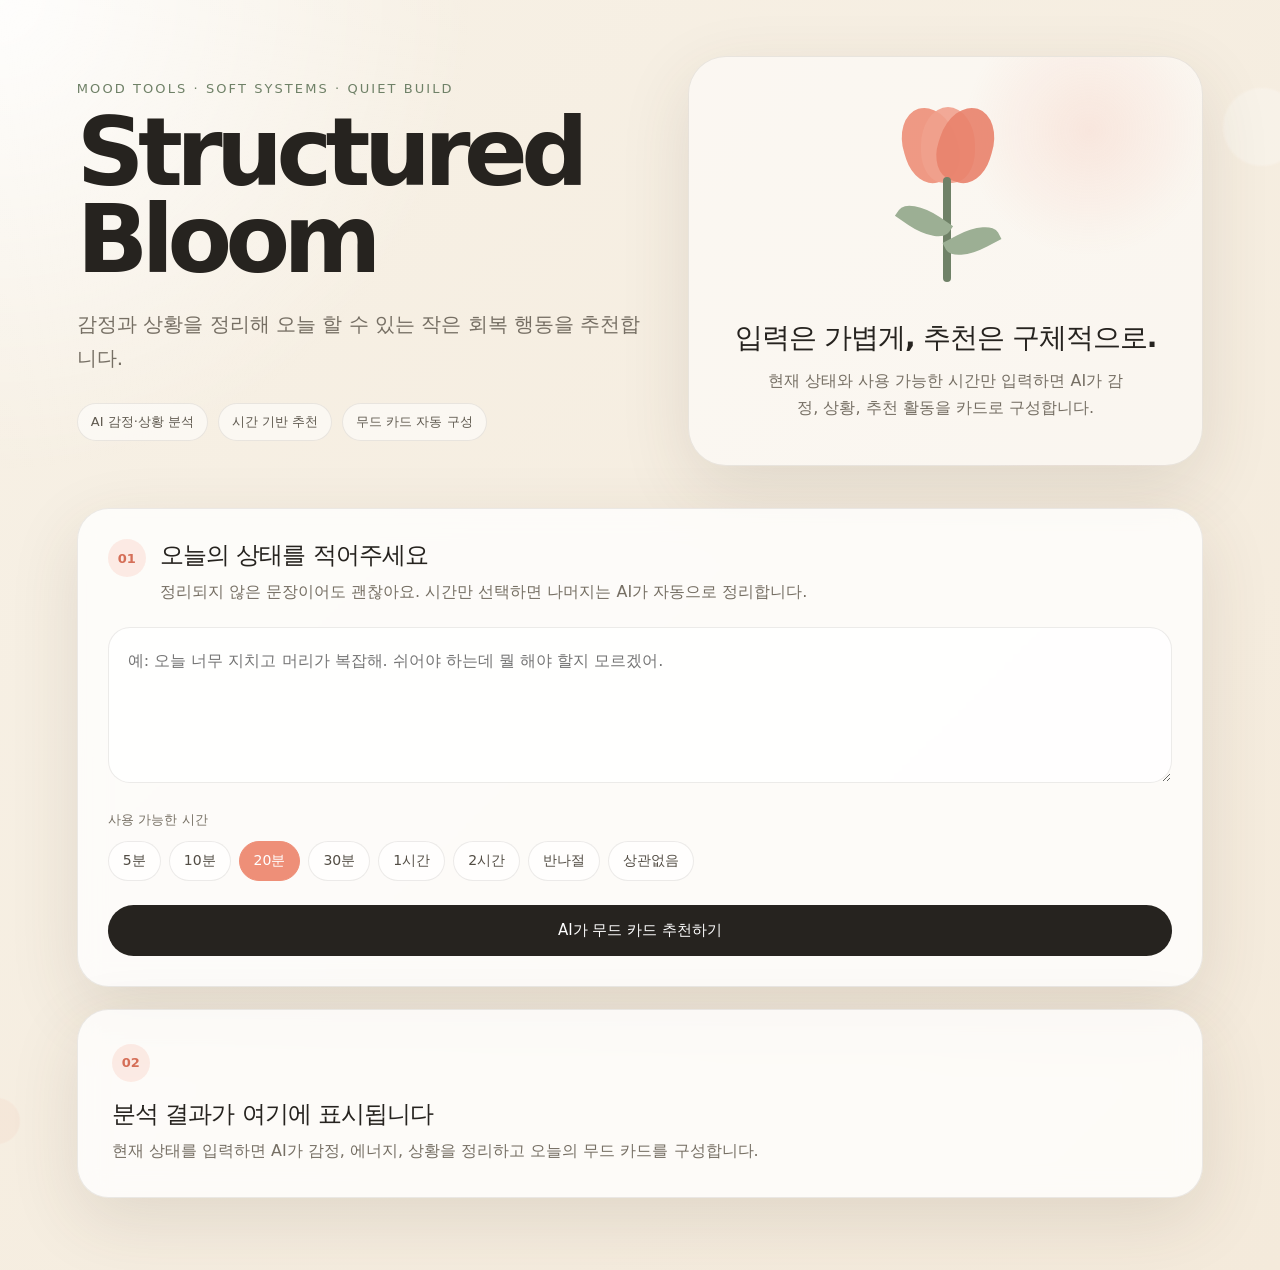
<file: app/index.html>
<!doctype html>
<html lang="en">
  <head>
    <meta charset="UTF-8" />
    <link rel="icon" type="image/svg+xml" href="./favicon.svg" />
    <meta name="viewport" content="width=device-width, initial-scale=1.0" />
    <title>frontend</title>
    <script type="module" crossorigin src="./assets/index-CTIeyPmf.js"></script>
    <link rel="stylesheet" crossorigin href="./assets/index-CAvB92FX.css">
  </head>
  <body>
    <div id="root"></div>
  </body>
</html>
</file>
<file: app/assets/index-CAvB92FX.css>
*{box-sizing:border-box}:root{--bg:#f7f1e6;--bg-soft:#fbf7ee;--card:#ffffffc7;--card-strong:#ffffffeb;--text:#26231f;--muted:#766f64;--line:#2d261e17;--coral:#ee8f78;--coral-dark:#d56f58;--sage:#9caf94;--sage-dark:#6f8167;--shadow:0 22px 70px #473a2b1f}body{background:var(--bg);min-width:320px;color:var(--text);margin:0;font-family:Inter,Pretendard,system-ui,-apple-system,BlinkMacSystemFont,sans-serif}button,textarea{font-family:inherit}.page{background:radial-gradient(circle at top left, #ffffffe6, transparent 26%), linear-gradient(135deg, var(--bg), #f4eadb);min-height:100vh;padding:56px 6vw 72px;position:relative;overflow:hidden}.page:before{content:"";z-index:0;opacity:.32;pointer-events:none;background-position:right 4% top 12%,left 8% bottom 18%,right 34% bottom 8%;background-repeat:no-repeat;background-size:440px 440px,260px 260px,190px 190px;position:absolute;inset:-20%}.page>*{z-index:1;position:relative}.flower-default:before{background-image:radial-gradient(#fffc 0 12%,#0000 13%),radial-gradient(#ee8f7838 0 12%,#0000 13%),radial-gradient(#9caf9433 0 12%,#0000 13%)}.flower-soft_tulip:before{background-image:radial-gradient(at 50% 18%,#ee8f7852 0 10%,#0000 11%),radial-gradient(at 40% 25%,#9caf9447 0 11%,#0000 12%),radial-gradient(at 60% 30%,#f6e7d3b3 0 12%,#0000 13%)}.flower-yellow_bloom:before{background-image:radial-gradient(at 50% 20%,#f6cb605c 0 10%,#0000 11%),radial-gradient(at 42% 28%,#9caf944d 0 11%,#0000 12%),radial-gradient(at 58% 32%,#fff4c8b8 0 12%,#0000 13%)}.flower-blue_stem:before{background-image:radial-gradient(at 50% 20%,#aac0d361 0 10%,#0000 11%),radial-gradient(at 42% 28%,#e0e6ebb3 0 11%,#0000 12%),radial-gradient(at 58% 32%,#9caf943d 0 12%,#0000 13%)}.flower-wild_flower:before{background-image:radial-gradient(at 50% 20%,#9caf9457 0 10%,#0000 11%),radial-gradient(at 42% 28%,#c6e2ef66 0 11%,#0000 12%),radial-gradient(at 58% 32%,#ee8f783d 0 12%,#0000 13%)}.flower-comfort_petal:before{background-image:radial-gradient(at 50% 20%,#ee8f784d 0 10%,#0000 11%),radial-gradient(at 42% 28%,#fae5e0b3 0 11%,#0000 12%),radial-gradient(at 58% 32%,#9caf9438 0 12%,#0000 13%)}.theme-calm_blue{--bg:#eef3f4}.theme-soft_beige{--bg:#f7f1e6}.theme-fresh_green{--bg:#edf4e9}.theme-clear_gray{--bg:#f2f1ee}.theme-warm_pink{--bg:#f7ece8}.hero{grid-template-columns:minmax(0,1.05fr) minmax(320px,.95fr);align-items:center;gap:42px;max-width:1180px;margin:0 auto 42px;display:grid}.eyebrow{color:var(--sage-dark);letter-spacing:.16em;text-transform:uppercase;margin:0 0 14px;font-size:13px}h1{letter-spacing:-.07em;margin:0;font-size:clamp(48px,8vw,94px);line-height:.92}.subtitle{max-width:620px;color:var(--muted);margin:24px 0 0;font-size:20px;line-height:1.7}.hero-points{flex-wrap:wrap;gap:10px;margin-top:28px;display:flex}.hero-points span{border:1px solid var(--line);color:#5f594f;background:#ffffff8c;border-radius:999px;padding:9px 13px;font-size:13px}.visual-card{border:1px solid var(--line);min-height:410px;box-shadow:var(--shadow);text-align:center;background:radial-gradient(circle at 78% 18%,#ee8f7829,#0000 24%),#ffffff85;border-radius:38px;align-content:center;justify-items:center;padding:42px;display:grid}.visual-card h2{letter-spacing:-.04em;margin:28px 0 10px;font-size:28px}.visual-card p{max-width:360px;color:var(--muted);margin:0;line-height:1.7}.soft-flower{width:150px;height:190px;position:relative}.petal{background:var(--coral);opacity:.9;border-radius:50% 50% 42% 42%;width:54px;height:76px;position:absolute;top:6px}.petal-1{left:32px;transform:rotate(-18deg)}.petal-2{background:#f1a18d;left:50px;transform:rotate(0)}.petal-3{background:#e9826c;left:68px;transform:rotate(18deg)}.stem{background:var(--sage-dark);border-radius:99px;width:8px;height:105px;position:absolute;top:76px;left:72px}.leaf{background:var(--sage);border-radius:70% 0;width:54px;height:24px;position:absolute}.leaf-1{top:108px;left:26px;transform:rotate(34deg)}.leaf-2{top:128px;left:74px;transform:rotate(-28deg)scaleX(-1)}.input-section{max-width:1180px;margin:0 auto}.input-card,.analysis-summary,.mood-result,.empty-result{border:1px solid var(--line);background:var(--card);-webkit-backdrop-filter:blur(14px);backdrop-filter:blur(14px);box-shadow:var(--shadow);border-radius:32px}.input-card{padding:30px}.card-heading,.section-title{align-items:flex-start;gap:14px;display:flex}.step-badge,.section-title span,.empty-result span{width:38px;height:38px;color:var(--coral-dark);background:#ee8f7829;border-radius:50%;flex:none;justify-content:center;align-items:center;font-size:13px;font-weight:800;display:inline-flex}.card-heading h2,.section-title h2,.empty-result h2{letter-spacing:-.04em;margin:0 0 8px;font-size:24px}.card-heading p,.section-title p,.empty-result p{color:var(--muted);margin:0;line-height:1.6}textarea{border:1px solid var(--line);resize:vertical;width:100%;min-height:156px;color:var(--text);background:#ffffffc7;border-radius:22px;outline:none;margin:22px 0 20px;padding:19px;font-size:16px;line-height:1.7}textarea:focus{border-color:#ee8f787a;box-shadow:0 0 0 5px #ee8f781a}.time-section{margin-top:4px}.section-label{color:var(--muted);margin:0 0 12px;font-size:13px;font-weight:800}.chip-group{flex-wrap:wrap;gap:8px;display:flex}.chip-button{border:1px solid var(--line);color:#534d44;cursor:pointer;background:#ffffffb3;border-radius:999px;padding:10px 14px;font-size:14px;transition:transform .2s,background .2s,color .2s}.chip-button:hover{background:#fffffff2;transform:translateY(-1px)}.chip-button.active{border-color:var(--coral);background:var(--coral);color:#fff}.primary-button{color:#fff;cursor:pointer;background:#26231f;border:0;border-radius:999px;width:100%;margin-top:24px;padding:16px 18px;font-size:15px;transition:transform .2s,opacity .2s,background .2s}.primary-button:hover{background:#111;transform:translateY(-1px)}.primary-button:disabled{opacity:.62;cursor:not-allowed;transform:none}.result-section{gap:22px;max-width:1180px;margin:22px auto 0;display:grid}.empty-result{padding:34px}.empty-result span{margin-bottom:16px}.analysis-summary,.mood-result{padding:30px}.summary-grid{grid-template-columns:repeat(4,1fr);gap:12px;margin-top:22px;display:grid}.summary-grid div{background:#ffffff9e;border-radius:22px;padding:18px}.summary-grid strong{color:var(--muted);margin-bottom:8px;font-size:13px;display:block}.summary-grid p{margin:0;line-height:1.5}.mood-card{border:1px solid var(--line);background:radial-gradient(circle at 100% 0,#ee8f7824,#0000 32%),#ffffffc7;border-radius:30px;margin-top:22px;padding:30px;position:relative;overflow:hidden}.mood-card:before{content:"";pointer-events:none;background:#9caf9424;border-radius:50%;width:180px;height:180px;position:absolute;top:-56px;right:-46px}.mood-card>*{z-index:1;position:relative}.template-name{color:var(--sage-dark);background:#9caf942e;border-radius:999px;margin:0 0 14px;padding:7px 12px;font-size:13px;font-weight:700;display:inline-block}.mood-card h3{letter-spacing:-.05em;margin:0;font-size:clamp(28px,4vw,44px);line-height:1.12}.message{max-width:760px;color:var(--muted);margin:16px 0 0;font-size:17px;line-height:1.7}.meta{flex-wrap:wrap;gap:8px;margin:22px 0;display:flex}.meta span{color:#5a554d;background:#26231f0f;border-radius:999px;padding:9px 13px;font-size:13px}.small-choices{grid-template-columns:repeat(3,1fr);gap:11px;margin:22px 0;display:grid}.small-choices p{background:#ffffffa3;border-radius:20px;gap:8px;margin:0;padding:16px;display:grid}.small-choices strong{color:var(--muted);font-size:13px}.small-choices span{line-height:1.5}.steps{margin-top:24px;line-height:1.7}.steps strong{margin-bottom:8px;display:block}.steps ol{margin:0;padding-left:22px}.steps li+li{margin-top:6px}.first-action{color:#fff;background:#26231f;border-radius:20px;margin-top:24px;padding:17px 18px;line-height:1.6}.reason{color:#665b52;background:#ee8f7817;border-radius:20px;margin:18px 0 0;padding:18px;line-height:1.7}@media (width<=980px){.hero{grid-template-columns:1fr}.visual-card{min-height:330px}.summary-grid,.small-choices{grid-template-columns:1fr 1fr}}@media (width<=640px){.page{padding:34px 18px 54px}.hero{gap:28px}h1{font-size:48px}.subtitle{font-size:16px}.input-card,.analysis-summary,.mood-result,.empty-result,.visual-card{border-radius:26px;padding:22px}.summary-grid,.small-choices{grid-template-columns:1fr}.card-heading,.section-title{gap:10px}.step-badge,.section-title span,.empty-result span{width:34px;height:34px;font-size:12px}}:root{font-synthesis:none;text-rendering:optimizelegibility;-webkit-font-smoothing:antialiased;-moz-osx-font-smoothing:grayscale}html{scroll-behavior:smooth}body{min-width:320px}
</file>
